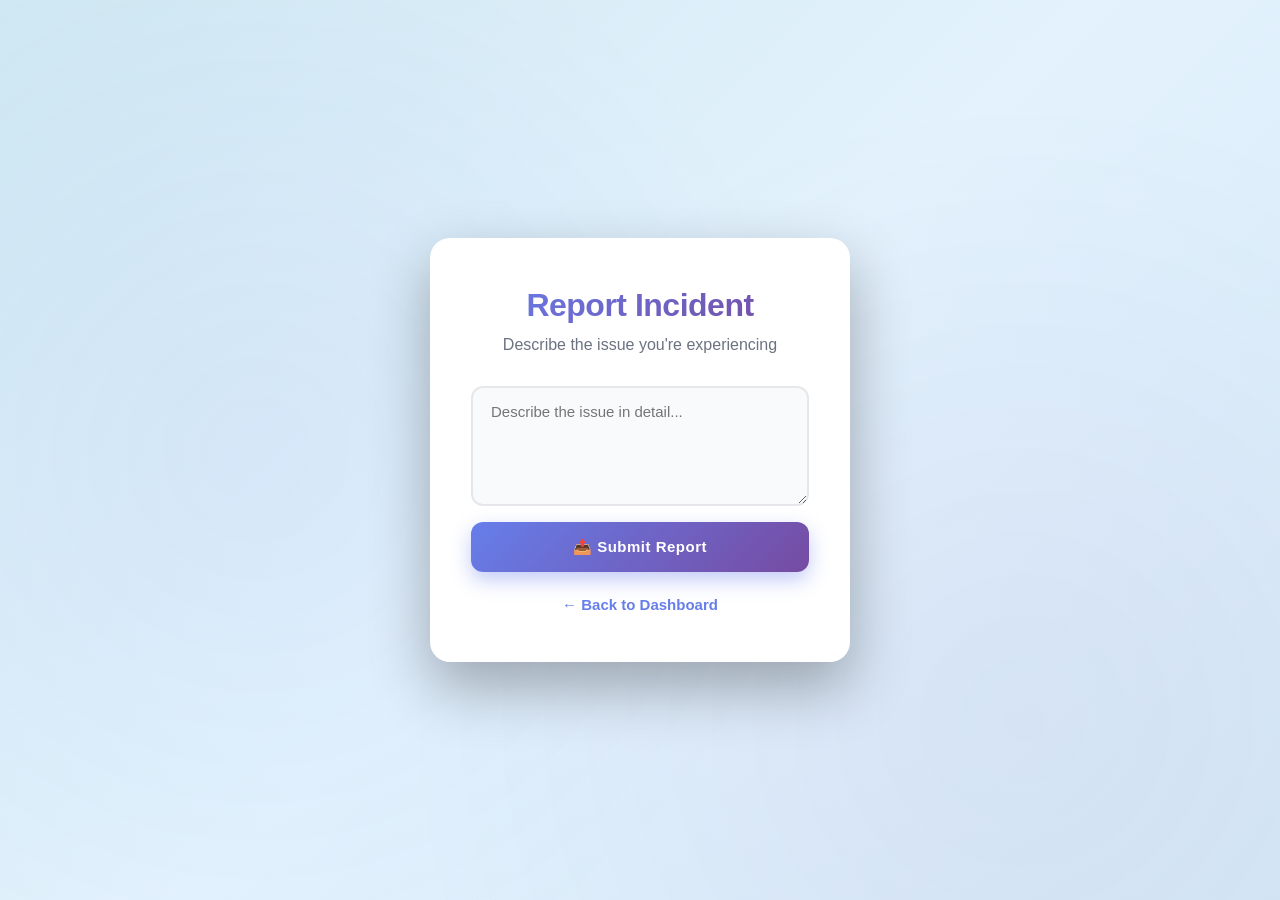
<file: templates/add.html>
<!DOCTYPE html>
<html lang="en">
<head>
    <meta charset="UTF-8">
    <meta name="viewport" content="width=device-width, initial-scale=1.0">
    <title>Report Incident - Incident Management</title>
    <link rel="stylesheet" href="/static/style.css">
</head>
<body>

<div class="center-wrapper">
    <div class="card">
        <h1>Report Incident</h1>
        <p class="subtitle">Describe the issue you're experiencing</p>

        <form method="POST">
            <textarea 
                name="title" 
                placeholder="Describe the issue in detail..." 
                required
                style="
                    resize: vertical;
                    min-height: 120px;
                    padding: 15px 18px;
                    font-family: inherit;
                    border: 2px solid #e5e7eb;
                    border-radius: 12px;
                    font-size: 15px;
                    transition: all 0.3s cubic-bezier(0.4, 0, 0.2, 1);
                    background: #f9fafb;
                "
            ></textarea>
            <button type="submit">📤 Submit Report</button>
        </form>

        <p class="bottom-text">
            <a href="/dashboard">← Back to Dashboard</a>
        </p>
    </div>
</div>

</body>
</html>
</file>
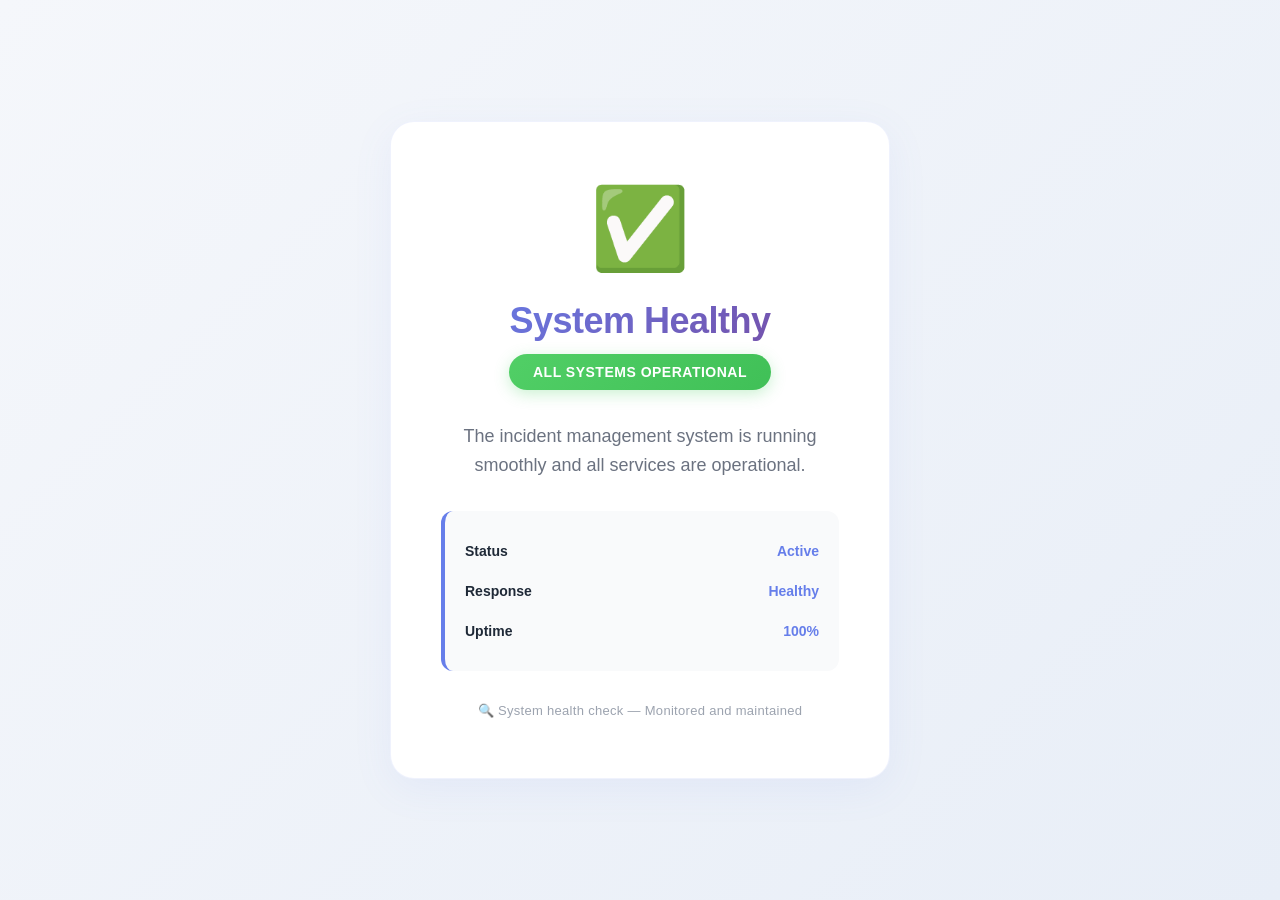
<file: templates/health.html>
<!DOCTYPE html>
<html lang="en">
<head>
    <meta charset="UTF-8">
    <meta name="viewport" content="width=device-width, initial-scale=1.0">
    <title>System Health - Incident Management</title>
    <style>
        * {
            margin: 0;
            padding: 0;
            box-sizing: border-box;
        }

        body {
            font-family: 'Inter', -apple-system, BlinkMacSystemFont, 'Segoe UI', Roboto, sans-serif;
            background: linear-gradient(135deg, #f5f7fb 0%, #e8eef7 100%);
            min-height: 100vh;
            display: flex;
            align-items: center;
            justify-content: center;
            padding: 20px;
        }

        .health-container {
            background: white;
            padding: 60px 50px;
            border-radius: 24px;
            box-shadow: 0 10px 40px rgba(102, 126, 234, 0.08);
            text-align: center;
            max-width: 500px;
            width: 100%;
            animation: slideInUp 0.6s cubic-bezier(0.4, 0, 0.2, 1);
            border: 1px solid rgba(102, 126, 234, 0.1);
        }

        @keyframes slideInUp {
            from {
                opacity: 0;
                transform: translateY(30px);
            }
            to {
                opacity: 1;
                transform: translateY(0);
            }
        }

        .status-icon {
            font-size: 80px;
            margin-bottom: 24px;
            animation: pulse 2s ease-in-out infinite;
        }

        @keyframes pulse {
            0%, 100% {
                transform: scale(1);
                opacity: 1;
            }
            50% {
                transform: scale(1.1);
                opacity: 0.8;
            }
        }

        h1 {
            font-size: 36px;
            font-weight: 800;
            background: linear-gradient(135deg, #667eea 0%, #764ba2 100%);
            -webkit-background-clip: text;
            -webkit-text-fill-color: transparent;
            background-clip: text;
            margin-bottom: 12px;
            letter-spacing: -0.5px;
        }

        .status-label {
            display: inline-block;
            background: linear-gradient(135deg, #51cf66 0%, #40c057 100%);
            color: white;
            padding: 10px 24px;
            border-radius: 20px;
            font-weight: 700;
            font-size: 14px;
            text-transform: uppercase;
            letter-spacing: 0.5px;
            box-shadow: 0 4px 15px rgba(81, 207, 102, 0.3);
            margin-bottom: 32px;
        }

        .message {
            color: #6b7280;
            font-size: 18px;
            line-height: 1.6;
            margin-bottom: 20px;
        }

        .details {
            background: #f9fafb;
            padding: 20px;
            border-radius: 12px;
            margin: 32px 0;
            border-left: 4px solid #667eea;
        }

        .detail-item {
            display: flex;
            justify-content: space-between;
            padding: 12px 0;
            font-size: 14px;
            color: #6b7280;
        }

        .detail-label {
            font-weight: 600;
            color: #1f2937;
        }

        .detail-value {
            color: #667eea;
            font-weight: 700;
        }

        .footer-text {
            color: #9ca3af;
            font-size: 13px;
            margin-top: 24px;
            letter-spacing: 0.3px;
        }

        @media (max-width: 480px) {
            .health-container {
                padding: 40px 30px;
            }

            h1 {
                font-size: 28px;
            }

            .status-icon {
                font-size: 64px;
            }

            .message {
                font-size: 16px;
            }
        }
    </style>
</head>
<body>

<div class="health-container">
    <div class="status-icon">✅</div>
    <h1>System Healthy</h1>
    <div class="status-label">All Systems Operational</div>
    
    <p class="message">
        The incident management system is running smoothly and all services are operational.
    </p>

    <div class="details">
        <div class="detail-item">
            <span class="detail-label">Status</span>
            <span class="detail-value">Active</span>
        </div>
        <div class="detail-item">
            <span class="detail-label">Response</span>
            <span class="detail-value">Healthy</span>
        </div>
        <div class="detail-item">
            <span class="detail-label">Uptime</span>
            <span class="detail-value">100%</span>
        </div>
    </div>

    <p class="footer-text">
        🔍 System health check — Monitored and maintained
    </p>
</div>

</body>
</html>
</file>
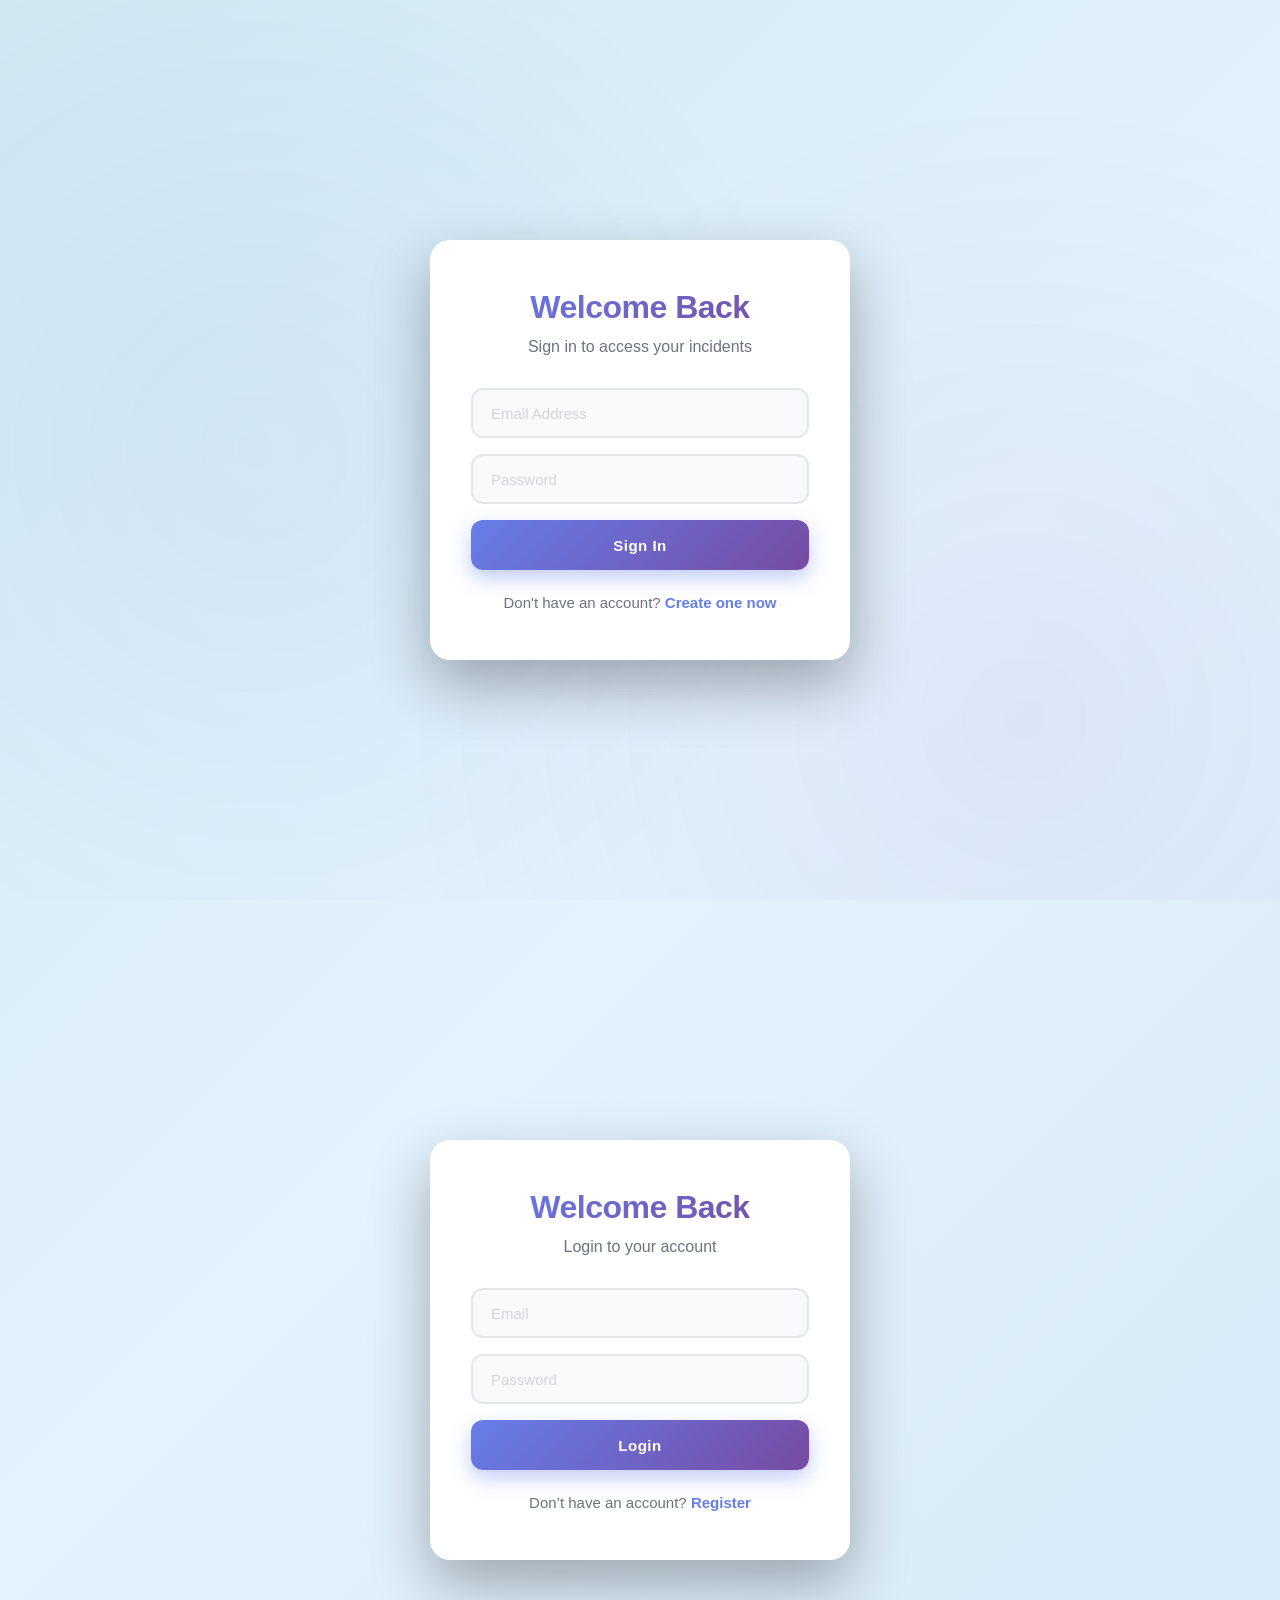
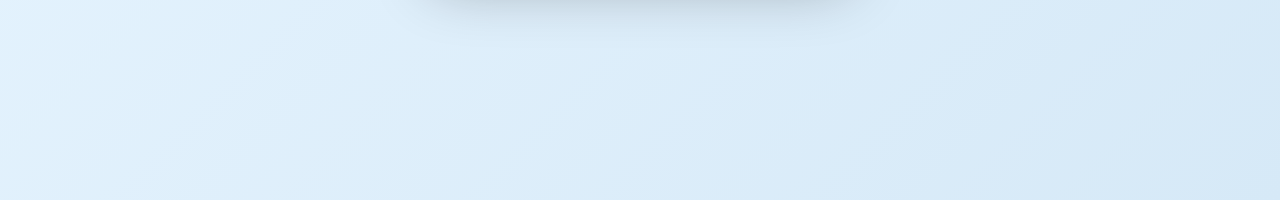
<file: templates/login.html>
<!DOCTYPE html>
<!DOCTYPE html>
<html lang="en">
<head>
    <meta charset="UTF-8">
    <meta name="viewport" content="width=device-width, initial-scale=1.0">
    <title>Login - Incident Management</title>
    <link rel="stylesheet" href="/static/style.css">
</head>
<body>

<div class="center-wrapper">
    <div class="card">
        <h1> Welcome Back</h1>
        <p class="subtitle">Sign in to access your incidents</p>

        <form method="POST">
            <input 
                type="email" 
                name="username" 
                placeholder="Email Address" 
                required 
                autocomplete="email"
            >
            <input 
                type="password" 
                name="password" 
                placeholder="Password" 
                required 
                autocomplete="current-password"
            >
            <button type="submit">Sign In</button>
        </form>

        <p class="bottom-text">
            Don't have an account? <a href="/register">Create one now</a>
        </p>
    </div>
</div>

</body>
</html>
<body>

<div class="center-wrapper">
    <div class="card">
        <h1>Welcome Back</h1>
        <p class="subtitle">Login to your account</p>

        <form method="POST">
            <input name="username" placeholder="Email" required>
            <input name="password" type="password" placeholder="Password" required>
            <button type="submit">Login</button>
        </form>

        <p class="bottom-text">
            Don’t have an account? <a href="/register">Register</a>
        </p>
    </div>
</div>

</body>
</html>
</file>
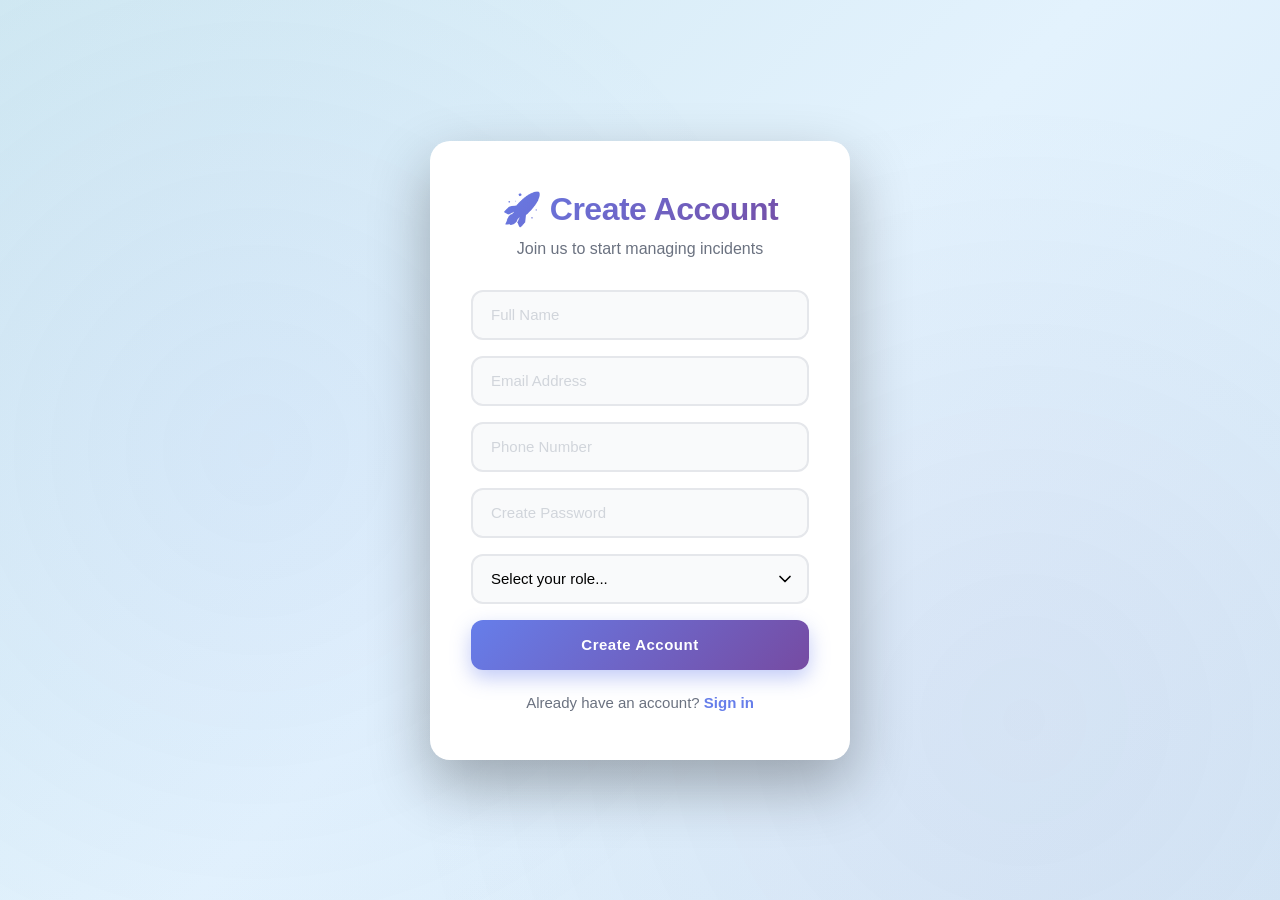
<file: templates/register.html>
<!DOCTYPE html>
<html lang="en">
<head>
    <meta charset="UTF-8">
    <meta name="viewport" content="width=device-width, initial-scale=1.0">
    <title>Register - Incident Management</title>
    <link rel="stylesheet" href="/static/style.css">
</head>
<body>

<div class="center-wrapper">
    <div class="card">
        <h1>🚀 Create Account</h1>
        <p class="subtitle">Join us to start managing incidents</p>

        <form method="POST">
            <input 
                type="text" 
                name="name" 
                placeholder="Full Name" 
                required 
                autocomplete="name"
            >
            <input 
                type="email" 
                name="username" 
                placeholder="Email Address" 
                required 
                autocomplete="email"
            >
            <input 
                type="tel" 
                name="phone" 
                placeholder="Phone Number" 
                required 
                autocomplete="tel"
            >
            <input 
                type="password" 
                name="password" 
                placeholder="Create Password" 
                required 
                autocomplete="new-password"
            >

            <select name="role" required>
                <option value="" disabled selected>Select your role...</option>
                <option value="user">👤 Customer</option>
                <option value="admin">👨‍💼 Administrator</option>
            </select>

            <button type="submit">Create Account</button>
        </form>

        <p class="bottom-text">
            Already have an account? <a href="/">Sign in</a>
        </p>
    </div>
</div>

</body>
</html>
</file>
<file: static/style.css>
/* ===== RESET & BASE ===== */
* {
    margin: 0;
    padding: 0;
    box-sizing: border-box;
}

html {
    scroll-behavior: smooth;
}

body {
    font-family: 'Inter', -apple-system, BlinkMacSystemFont, 'Segoe UI', Roboto, sans-serif;
    background: linear-gradient(135deg, #d0e8f2 0%, #e3f2fd 50%, #d6e9f7 100%);
    min-height: 100vh;
    color: #1f2937;
    position: relative;
}

body::before {
    content: '';
    position: fixed;
    top: 0;
    left: 0;
    width: 100%;
    height: 100%;
    background: radial-gradient(circle at 20% 50%, rgba(102, 126, 234, 0.06) 0%, transparent 50%),
                radial-gradient(circle at 80% 80%, rgba(118, 75, 162, 0.06) 0%, transparent 50%);
    pointer-events: none;
    z-index: 0;
}

/* ===== ANIMATIONS ===== */
@keyframes fadeIn {
    from {
        opacity: 0;
    }
    to {
        opacity: 1;
    }
}

@keyframes slideDown {
    from {
        opacity: 0;
        transform: translateY(-30px);
    }
    to {
        opacity: 1;
        transform: translateY(0);
    }
}

@keyframes slideUp {
    from {
        opacity: 0;
        transform: translateY(30px);
    }
    to {
        opacity: 1;
        transform: translateY(0);
    }
}

@keyframes fadeInUp {
    from {
        opacity: 0;
        transform: translateY(20px);
    }
    to {
        opacity: 1;
        transform: translateY(0);
    }
}

@keyframes scaleIn {
    from {
        opacity: 0;
        transform: scale(0.95);
    }
    to {
        opacity: 1;
        transform: scale(1);
    }
}

@keyframes pulse {
    0%, 100% {
        opacity: 1;
    }
    50% {
        opacity: 0.5;
    }
}

/* ===== CONTAINER ===== */
.dashboard-container {
    padding: 40px 60px;
    max-width: 1400px;
    margin: 0 auto;
    position: relative;
    z-index: 1;
}

/* ===== TOP BAR ===== */
.top-bar {
    display: flex;
    justify-content: space-between;
    align-items: center;
    margin-bottom: 40px;
    animation: slideDown 0.6s ease-out;
}

.top-bar > div {
    flex: 1;
}

.top-bar h2 {
    font-size: 36px;
    font-weight: 800;
    color: #667eea;
    margin-bottom: 8px;
    text-shadow: 0 1px 3px rgba(0, 0, 0, 0.05);
}

.top-bar p {
    color: #6b7280;
    font-size: 16px;
    font-weight: 500;
    letter-spacing: 0.3px;
}

.logout-btn {
    padding: 12px 28px;
    background: linear-gradient(135deg, #667eea 0%, #764ba2 100%);
    color: white;
    text-decoration: none;
    border-radius: 50px;
    font-weight: 700;
    font-size: 14px;
    transition: all 0.3s cubic-bezier(0.4, 0, 0.2, 1);
    box-shadow: 0 4px 12px rgba(102, 126, 234, 0.25);
    display: inline-block;
    border: 2px solid transparent;
}

.logout-btn:hover {
    transform: translateY(-2px);
    box-shadow: 0 8px 20px rgba(102, 126, 234, 0.4);
    background: linear-gradient(135deg, #764ba2 0%, #667eea 100%);
}

.logout-btn:active {
    transform: translateY(0);
}

/* ===== ACTION ROW ===== */
.action-row {
    margin-bottom: 40px;
    animation: slideUp 0.6s ease-out;
}

/* ===== BUTTON STYLES ===== */
.btn {
    display: inline-block;
    padding: 14px 36px;
    background: linear-gradient(135deg, #667eea 0%, #764ba2 100%);
    color: white;
    border-radius: 50px;
    text-decoration: none;
    font-size: 15px;
    font-weight: 700;
    border: none;
    cursor: pointer;
    transition: all 0.3s cubic-bezier(0.4, 0, 0.2, 1);
    box-shadow: 0 8px 20px rgba(102, 126, 234, 0.4);
    position: relative;
    overflow: hidden;
    letter-spacing: 0.5px;
}

.btn::before {
    content: '';
    position: absolute;
    top: 0;
    left: -100%;
    width: 100%;
    height: 100%;
    background: linear-gradient(135deg, #764ba2 0%, #667eea 100%);
    transition: left 0.35s cubic-bezier(0.4, 0, 0.2, 1);
    z-index: -1;
}

.btn:hover::before {
    left: 0;
}

.btn:hover {
    transform: translateY(-3px);
    box-shadow: 0 12px 30px rgba(102, 126, 234, 0.5);
}

.btn:active {
    transform: translateY(-1px);
}

.btn.small {
    padding: 10px 22px;
    font-size: 13px;
    margin-top: 16px;
}

/* ===== DASHBOARD GRID ===== */
.dashboard {
    display: grid;
    grid-template-columns: repeat(auto-fill, minmax(320px, 1fr));
    gap: 28px;
}

/* ===== INCIDENT CARDS ===== */
.incident {
    background: white;
    padding: 28px;
    border-radius: 16px;
    box-shadow: 0 4px 12px rgba(102, 126, 234, 0.1);
    transition: all 0.35s cubic-bezier(0.4, 0, 0.2, 1);
    animation: fadeInUp 0.6s ease-out;
    border: 1px solid rgba(102, 126, 234, 0.15);
    position: relative;
    overflow: hidden;
    display: flex;
    flex-direction: column;
}

.incident::before {
    content: '';
    position: absolute;
    top: 0;
    left: 0;
    width: 100%;
    height: 4px;
    background: linear-gradient(90deg, #667eea 0%, #764ba2 100%);
}

.incident::after {
    content: '';
    position: absolute;
    top: 0;
    right: 0;
    width: 100px;
    height: 100px;
    background: radial-gradient(circle, rgba(102, 126, 234, 0.08) 0%, transparent 70%);
    border-radius: 50%;
    transform: translate(30%, -30%);
}

.incident h3 {
    font-size: 18px;
    font-weight: 700;
    margin-bottom: 16px;
    color: #1f2937;
    line-height: 1.4;
    word-break: break-word;
}

.incident p {
    color: #6b7280;
    font-size: 14px;
    line-height: 1.6;
    margin-bottom: 16px;
    flex-grow: 1;
}

.incident:hover {
    transform: translateY(-8px);
    box-shadow: 0 12px 30px rgba(102, 126, 234, 0.15);
    border-color: rgba(102, 126, 234, 0.3);
}

/* ===== STATUS BADGES ===== */
.open {
    display: inline-block;
    background: linear-gradient(135deg, #ff6b6b 0%, #ee5a6f 100%);
    color: white;
    padding: 8px 16px;
    border-radius: 20px;
    font-weight: 700;
    font-size: 11px;
    text-transform: uppercase;
    letter-spacing: 0.5px;
    box-shadow: 0 4px 15px rgba(255, 107, 107, 0.3);
    animation: pulse 2s ease-in-out infinite;
}

.resolved {
    display: inline-block;
    background: linear-gradient(135deg, #51cf66 0%, #40c057 100%);
    color: white;
    padding: 8px 16px;
    border-radius: 20px;
    font-weight: 700;
    font-size: 11px;
    text-transform: uppercase;
    letter-spacing: 0.5px;
    box-shadow: 0 4px 15px rgba(81, 207, 102, 0.3);
}

/* ===== CENTER WRAPPER (for login/register) ===== */
.center-wrapper {
    display: flex;
    justify-content: center;
    align-items: center;
    min-height: 100vh;
    animation: fadeIn 0.6s ease-out;
    position: relative;
    z-index: 1;
    padding: 20px;
}

/* ===== CARD STYLES ===== */
.card {
    background: white;
    padding: 48px 40px;
    width: 100%;
    max-width: 420px;
    border-radius: 20px;
    box-shadow: 0 25px 60px rgba(0, 0, 0, 0.3);
    text-align: center;
    animation: scaleIn 0.6s cubic-bezier(0.4, 0, 0.2, 1);
    border: 1px solid rgba(255, 255, 255, 0.2);
    backdrop-filter: blur(10px);
}

.card h1 {
    font-size: 32px;
    font-weight: 800;
    background: linear-gradient(135deg, #667eea 0%, #764ba2 100%);
    -webkit-background-clip: text;
    -webkit-text-fill-color: transparent;
    background-clip: text;
    margin-bottom: 12px;
    letter-spacing: -0.5px;
}

.subtitle {
    color: #6b7280;
    margin-bottom: 32px;
    font-size: 16px;
    font-weight: 500;
}

/* ===== FORM STYLES ===== */
form {
    display: flex;
    flex-direction: column;
    gap: 16px;
    margin-bottom: 24px;
}

input, select {
    height: 50px;
    padding: 0 18px;
    border-radius: 12px;
    border: 2px solid #e5e7eb;
    font-size: 15px;
    font-family: inherit;
    transition: all 0.3s cubic-bezier(0.4, 0, 0.2, 1);
    font-weight: 500;
    background: #f9fafb;
}

input::placeholder {
    color: #d1d5db;
    font-weight: 500;
}

input:focus, select:focus {
    outline: none;
    border-color: #667eea;
    background: white;
    box-shadow: 0 0 0 3px rgba(102, 126, 234, 0.1);
    transform: translateY(-2px);
}

input:hover {
    border-color: #d1d5db;
}

select {
    cursor: pointer;
    appearance: none;
    background-image: url("data:image/svg+xml;charset=UTF-8,%3csvg xmlns='http://www.w3.org/2000/svg' viewBox='0 0 24 24' fill='none' stroke='currentColor' stroke-width='2' stroke-linecap='round' stroke-linejoin='round'%3e%3cpolyline points='6 9 12 15 18 9'%3e%3c/polyline%3e%3c/svg%3e");
    background-repeat: no-repeat;
    background-position: right 12px center;
    background-size: 20px;
    padding-right: 42px;
}

button {
    height: 50px;
    background: linear-gradient(135deg, #667eea 0%, #764ba2 100%);
    color: white;
    border: none;
    border-radius: 12px;
    font-size: 15px;
    font-weight: 700;
    cursor: pointer;
    transition: all 0.3s cubic-bezier(0.4, 0, 0.2, 1);
    box-shadow: 0 8px 20px rgba(102, 126, 234, 0.4);
    letter-spacing: 0.5px;
    position: relative;
    overflow: hidden;
}

button::before {
    content: '';
    position: absolute;
    top: 0;
    left: -100%;
    width: 100%;
    height: 100%;
    background: linear-gradient(135deg, #764ba2 0%, #667eea 100%);
    transition: left 0.35s cubic-bezier(0.4, 0, 0.2, 1);
    z-index: -1;
}

button:hover::before {
    left: 0;
}

button:hover {
    transform: translateY(-3px);
    box-shadow: 0 12px 30px rgba(102, 126, 234, 0.5);
}

button:active {
    transform: translateY(-1px);
}

button:disabled {
    opacity: 0.6;
    cursor: not-allowed;
}

/* ===== LINKS ===== */
.bottom-text {
    margin-top: 20px;
    font-size: 15px;
    color: #6b7280;
}

.bottom-text a {
    color: #667eea;
    font-weight: 700;
    text-decoration: none;
    transition: all 0.3s ease;
    position: relative;
    display: inline-block;
}

.bottom-text a::after {
    content: '';
    position: absolute;
    bottom: -2px;
    left: 0;
    width: 0;
    height: 2px;
    background: linear-gradient(135deg, #667eea 0%, #764ba2 100%);
    transition: width 0.3s ease;
}

.bottom-text a:hover::after {
    width: 100%;
}

.bottom-text a:hover {
    color: #764ba2;
}

/* ===== RESPONSIVE ===== */
@media (max-width: 768px) {
    .dashboard-container {
        padding: 30px 20px;
    }

    .top-bar {
        flex-direction: column;
        gap: 20px;
        align-items: flex-start;
    }

    .logout-btn {
        align-self: flex-start;
    }

    .dashboard {
        grid-template-columns: 1fr;
    }

    .card {
        max-width: 100%;
        padding: 40px 30px;
    }

    .top-bar h2 {
        font-size: 28px;
    }

    .card h1 {
        font-size: 28px;
    }
}

@media (max-width: 480px) {
    .dashboard-container {
        padding: 20px 16px;
    }

    .top-bar h2 {
        font-size: 24px;
    }

    .card {
        padding: 32px 24px;
    }

    .card h1 {
        font-size: 24px;
    }

    .subtitle {
        font-size: 14px;
    }

    input, select, button {
        height: 48px;
        font-size: 14px;
    }
}

/* Action row */
.action-row {
    margin-bottom: 20px;
}

/* FIX DASHBOARD WIDTH + SPACING */
.dashboard {
    display: flex;
    flex-wrap: wrap;
    gap: 20px;
}

/* Make cards fill space properly */
.incident {
    flex: 1 1 260px;   /* THIS IS THE KEY FIX */
    max-width: 300px;
}
</file>
